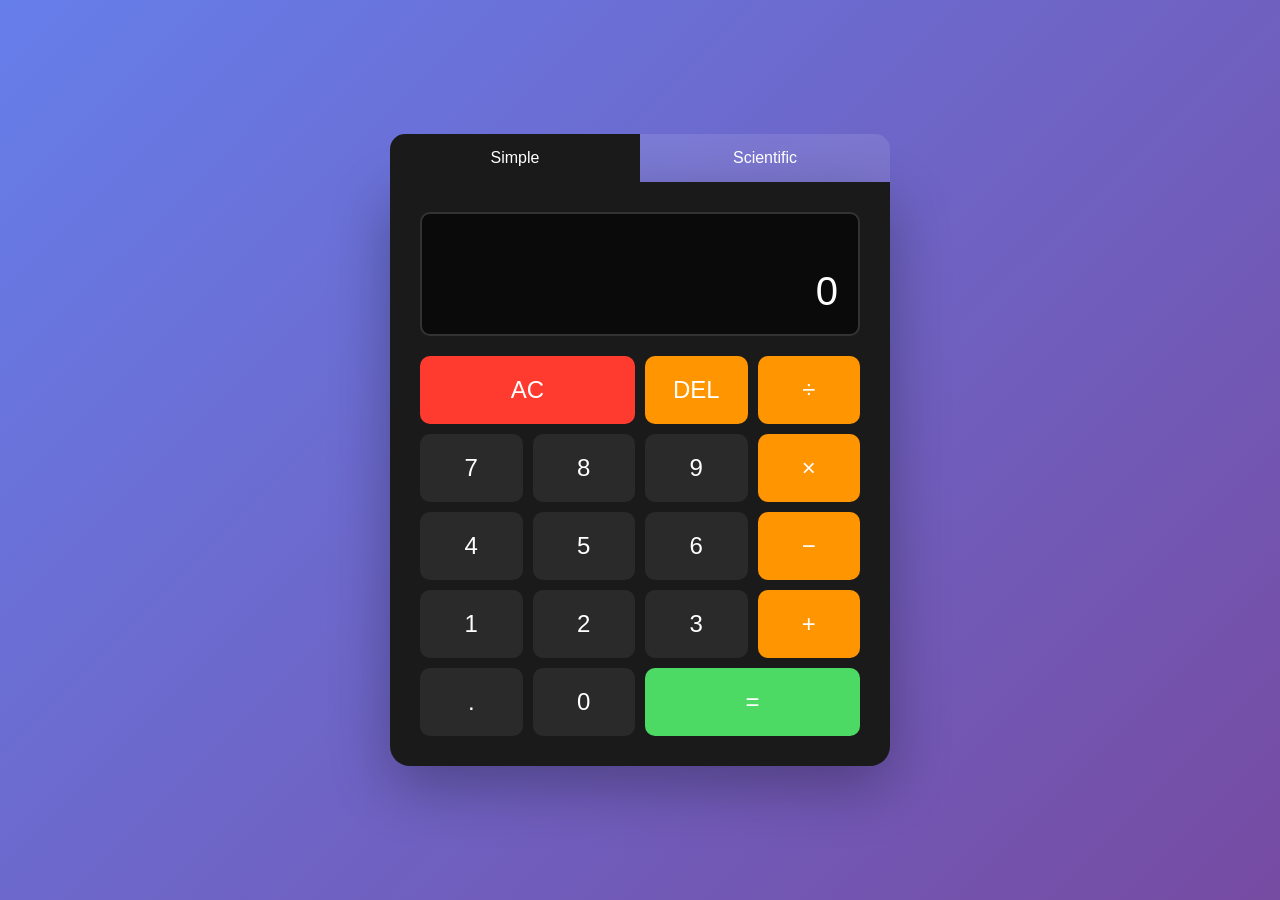
<file: digital-calculator/idex.html>
<!DOCTYPE html>
<html lang="en">
<head>
    <meta charset="UTF-8">
    <meta name="viewport" content="width=device-width, initial-scale=1.0">
    <title>Digital Calculator</title>
    <link rel="stylesheet" href="style.css">
</head>
<body>
    <div class="calculator-container">
        <div class="mode-switcher">
            <button class="mode-btn active" id="simpleMode">Simple</button>
            <button class="mode-btn" id="scientificMode">Scientific</button>
        </div>
        
        <div class="calculator">
            <div class="calculator-display">
                <div class="previous-operand" id="previousOperand"></div>
                <div class="current-operand" id="currentOperand">0</div>
            </div>
            
            <!-- Simple Calculator -->
            <div class="calculator-buttons simple-calculator" id="simpleCalculator">
                <button class="btn span-two" data-action="clear">AC</button>
                <button class="btn" data-action="delete">DEL</button>
                <button class="btn operator" data-operation="divide">÷</button>
                
                <button class="btn number" data-number="7">7</button>
                <button class="btn number" data-number="8">8</button>
                <button class="btn number" data-number="9">9</button>
                <button class="btn operator" data-operation="multiply">×</button>
                
                <button class="btn number" data-number="4">4</button>
                <button class="btn number" data-number="5">5</button>
                <button class="btn number" data-number="6">6</button>
                <button class="btn operator" data-operation="subtract">−</button>
                
                <button class="btn number" data-number="1">1</button>
                <button class="btn number" data-number="2">2</button>
                <button class="btn number" data-number="3">3</button>
                <button class="btn operator" data-operation="add">+</button>
                
                <button class="btn number" data-number=".">.</button>
                <button class="btn number" data-number="0">0</button>
                <button class="btn span-two equals" data-action="equals">=</button>
            </div>
            
            <!-- Scientific Calculator -->
            <div class="calculator-buttons scientific-calculator hidden" id="scientificCalculator">
                <button class="btn span-two" data-action="clear">AC</button>
                <button class="btn" data-action="delete">DEL</button>
                <button class="btn operator" data-operation="divide">÷</button>
                
                <button class="btn scientific" data-function="sin">sin</button>
                <button class="btn scientific" data-function="cos">cos</button>
                <button class="btn scientific" data-function="tan">tan</button>
                <button class="btn operator" data-operation="multiply">×</button>
                
                <button class="btn scientific" data-function="ln">ln</button>
                <button class="btn scientific" data-function="log">log</button>
                <button class="btn scientific" data-function="sqrt">√</button>
                <button class="btn operator" data-operation="subtract">−</button>
                
                <button class="btn scientific" data-function="pow2">x²</button>
                <button class="btn scientific" data-function="pow">xʸ</button>
                <button class="btn scientific" data-function="pi">π</button>
                <button class="btn operator" data-operation="add">+</button>
                
                <button class="btn scientific" data-function="factorial">n!</button>
                <button class="btn scientific" data-function="reciprocal">1/x</button>
                <button class="btn scientific" data-function="percent">%</button>
                <button class="btn equals" data-action="equals">=</button>
                
                <button class="btn number" data-number="7">7</button>
                <button class="btn number" data-number="8">8</button>
                <button class="btn number" data-number="9">9</button>
                <button class="btn scientific" data-function="exp">eˣ</button>
                
                <button class="btn number" data-number="4">4</button>
                <button class="btn number" data-number="5">5</button>
                <button class="btn number" data-number="6">6</button>
                <button class="btn scientific" data-function="abs">|x|</button>
                
                <button class="btn number" data-number="1">1</button>
                <button class="btn number" data-number="2">2</button>
                <button class="btn number" data-number="3">3</button>
                <button class="btn scientific" data-function="negate">±</button>
                
                <button class="btn number" data-number=".">.</button>
                <button class="btn number" data-number="0">0</button>
                <button class="btn scientific" data-function="ans">Ans</button>
                <button class="btn scientific" data-function="e">e</button>
            </div>
        </div>
    </div>
    
    <script src="script.js"></script>
</body>
</html>
</file>
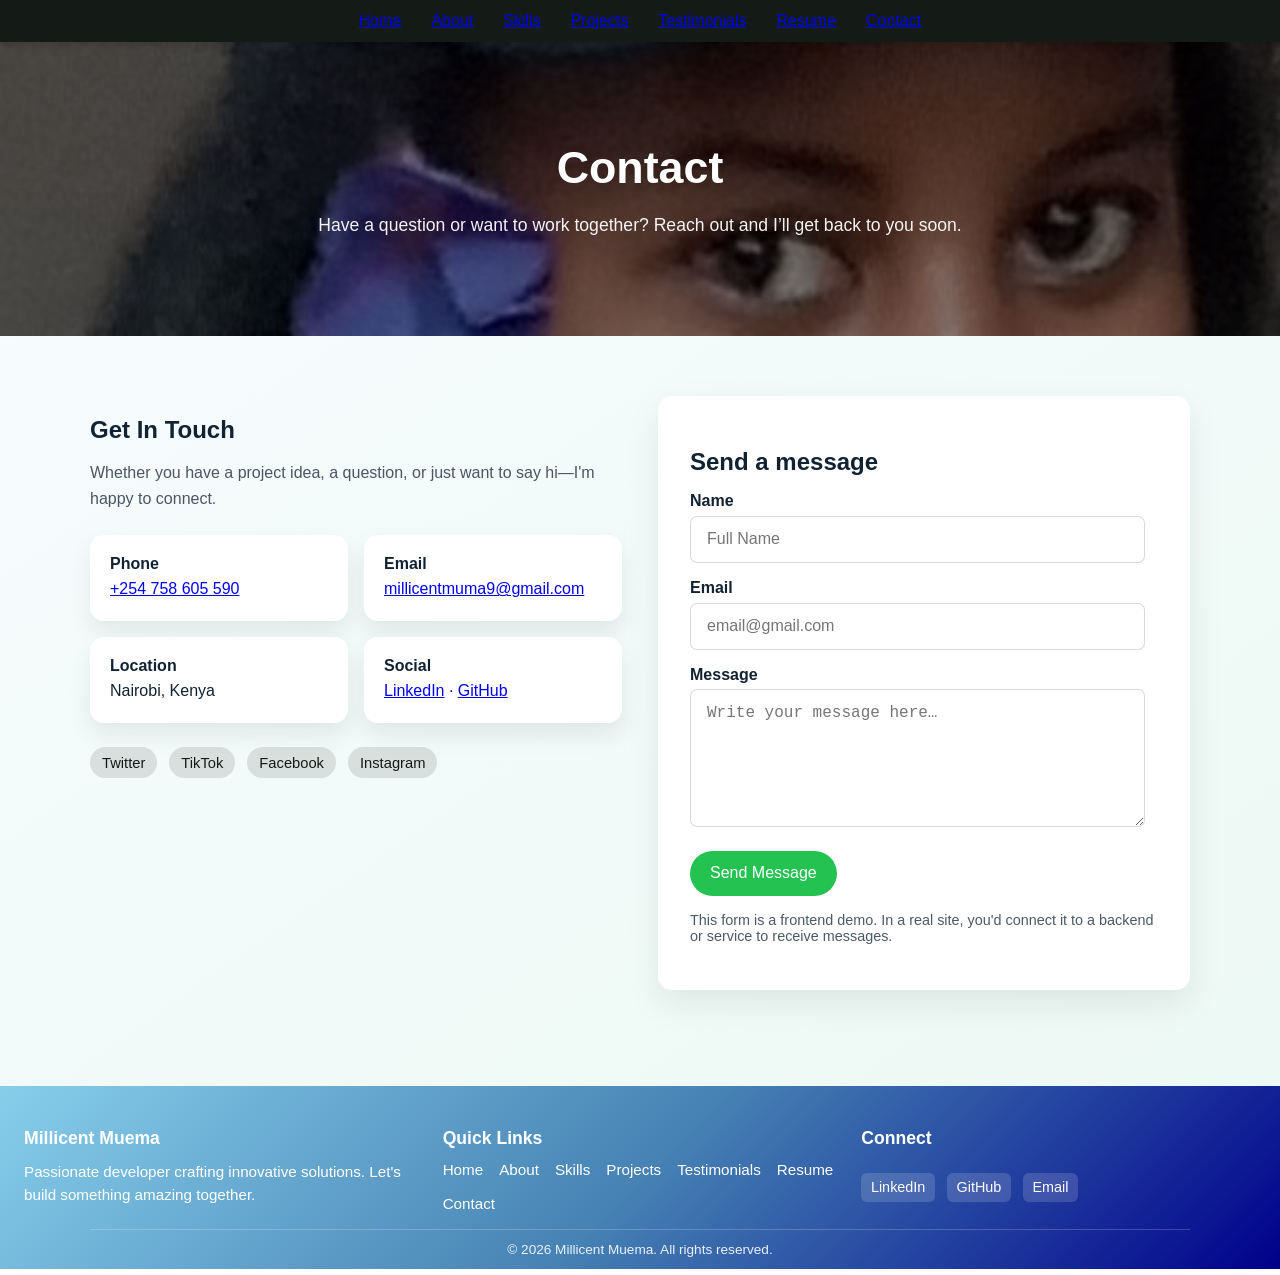
<file: PORTFOLIO/contact.html>
<!DOCTYPE html>
<html lang="en">
<head>
    <meta charset="UTF-8">
    <meta name="viewport" content="width=device-width, initial-scale=1.0">
    <title>Contact</title>
    <link rel="stylesheet" href="style.css">
</head>
<body>
    <nav>
  <ul>
    <li><a href="/PORTFOLIO/index.html">Home</a></li>
    <li><a href="/PORTFOLIO/about.html">About</a></li>
    <li><a href="/PORTFOLIO/skills.html">Skills</a></li>
    <li><a href="/PORTFOLIO/projects.html">Projects</a></li>
    <li><a href="/PORTFOLIO/testimonials.html">Testimonials</a></li>
    <li><a href="/PORTFOLIO/resume.html">Resume</a></li>
    <li><a href="/PORTFOLIO/contact.html">Contact</a></li>
  </ul>
</nav>
    <header class="contact-hero">
      <div class="hero-overlay"></div>
      <div class="hero-content">
        <h1>Contact</h1>
        <p>Have a question or want to work together? Reach out and I’ll get back to you soon.</p>
      </div>
    </header>

    <main class="contact-main">
      <div class="contact-grid">
        <section class="contact-info">
          <h2>Get In Touch</h2>
          <p class="lead">Whether you have a project idea, a question, or just want to say hi—I'm happy to connect.</p>

          <div class="info-cards">
            <div class="info-card">
              <h3>Phone</h3>
              <p><a href="tel:+254758605590">+254 758 605 590</a></p>
            </div>
            <div class="info-card">
              <h3>Email</h3>
              <p><a href="mailto:millicentmuma9@gmail.com">millicentmuma9@gmail.com</a></p>
            </div>
            <div class="info-card">
              <h3>Location</h3>
              <p>Nairobi, Kenya</p>
            </div>
            <div class="info-card">
              <h3>Social</h3>
              <p><a href="https://www.linkedin.com/in/millicent-muema-272684330" target="_blank">LinkedIn</a> · <a href="https://github.com/m-i-l-l-y" target="_blank">GitHub</a></p>
            </div>
          </div>

          <div class="social-links">
            <a class="social" href="https://twitter.com/millicentmuma" target="_blank">Twitter</a>
            <a class="social" href="https://www.tiktok.com/@milly_4173?_r=1&_t=ZS-94d3EIvZW5d" target="_blank">TikTok</a>
            <a class="social" href="https://www.facebook.com/profile.php?id=61575901468228" target="_blank">Facebook</a>
            <a class="social" href="https://www.instagram.com/mireina_3" target="_blank">Instagram</a>
          </div>
        </section>

        <section class="contact-form">
          <h2>Send a message</h2>
          <form>
            <label for="name">Name</label>
            <input id="name" type="text" placeholder="Full Name" required>

            <label for="email">Email</label>
            <input id="email" type="email" placeholder="email@gmail.com" required>

            <label for="message">Message</label>
            <textarea id="message" rows="6" placeholder="Write your message here…" required></textarea>

            <button type="submit" class="btn">Send Message</button>
          </form>
          <p class="form-note">This form is a frontend demo. In a real site, you'd connect it to a backend or service to receive messages.</p>
        </section>
      </div>
    </main>

    <footer class="footer">
      <div class="footer-content">
        <div class="footer-section">
          <h3>Millicent Muema</h3>
          <p>Passionate developer crafting innovative solutions. Let's build something amazing together.</p>
        </div>
        <div class="footer-section">
          <h3>Quick Links</h3>
          <ul>
            <li><a href="index.html">Home</a></li>
            <li><a href="about.html">About</a></li>
            <li><a href="skills.html">Skills</a></li>
            <li><a href="projects.html">Projects</a></li>
            <li><a href="testimonials.html">Testimonials</a></li>
            <li><a href="resume.html">Resume</a></li>
            <li><a href="contact.html">Contact</a></li>
          </ul>
        </div>
        <div class="footer-section">
          <h3>Connect</h3>
          <div class="social-links">
            <a href="https://www.linkedin.com/in/millicent-muema-272684330" target="_blank">LinkedIn</a>
            <a href="https://github.com/m-i-l-l-y" target="_blank">GitHub</a>
            <a href="mailto:millicentmuma9@gmail.com">Email</a>
          </div>
        </div>
      </div>
      <div class="footer-bottom">
        <p>&copy; 2026 Millicent Muema. All rights reserved.</p>
      </div>
    </footer>

</body>
</html>
</file>
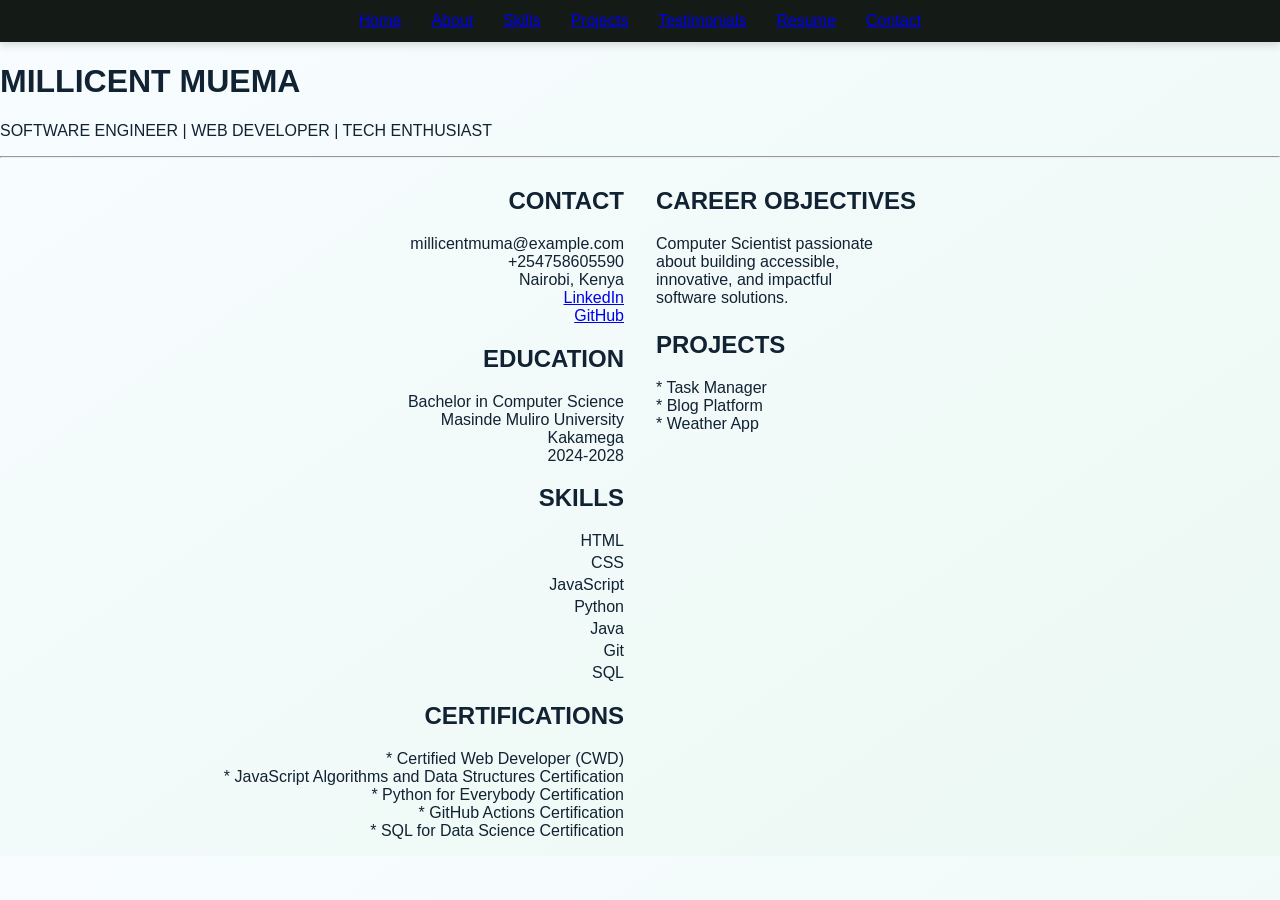
<file: PORTFOLIO/resume.html>
<!DOCTYPE html>
<html lang="en">
<head>
    <meta charset="UTF-8">
    <meta name="viewport" content="width=device-width, initial-scale=1.0">
    <title>My Resume</title>
    <link rel="stylesheet" href="style.css">
</head>
<body>
   <nav>
  <ul>
    <li><a href="/PORTFOLIO/index.html">Home</a></li>
    <li><a href="/PORTFOLIO/about.html">About</a></li>
    <li><a href="/PORTFOLIO/skills.html">Skills</a></li>
    <li><a href="/PORTFOLIO/projects.html">Projects</a></li>
    <li><a href="/PORTFOLIO/testimonials.html">Testimonials</a></li>
    <li><a href="/PORTFOLIO/resume.html">Resume</a></li>
    <li><a href="/PORTFOLIO/contact.html">Contact</a></li>
  </ul>
</nav>
   
    
   <div>
    <h1>
        MILLICENT MUEMA
    </h1>
    <P>
        SOFTWARE ENGINEER | WEB DEVELOPER | TECH ENTHUSIAST
    </P>
   <hr style="font-size: large;">
   <div class="columns">
       <div class="left-col">
           <div class="contact-block">
               <h2>CONTACT</h2>
               <p class="contact-info">
                   millicentmuma@example.com <br>
                   +254758605590 <br>
                   Nairobi, Kenya <br>
                   <a href="https://www.linkedin.com/in/millicent-muema-272684330" target="_blank">LinkedIn</a> <br>
                   <a href="https://github.com/m-i-l-l-y" target="_blank">GitHub</a>
               </p>
           </div>
           <div class="education-block">
               <h2>EDUCATION</h2>
               <p>Bachelor in Computer Science <br>
               Masinde Muliro University <br>
               Kakamega <br>
               2024-2028</p>
           </div>
           <div class="skills-block">
               <h2>SKILLS</h2>
               <ul>
                   <li>HTML</li>
                   <li>CSS</li>
                   <li>JavaScript</li>
                   <li>Python</li>
                   <li>Java</li>
                   <li>Git</li>
                   <li>SQL</li>
               </ul>
           </div>
           <div class="certifications-block">
               <h2>CERTIFICATIONS</h2>
               <p>
                   * Certified Web Developer (CWD) <br>
                   * JavaScript Algorithms and Data Structures Certification <br>
                   * Python for Everybody Certification <br>
                   * GitHub Actions Certification <br>
                   * SQL for Data Science Certification
               </p>
           </div>
       </div>
       <div class="right-col">
           <div class="career-block">
               <h2>CAREER OBJECTIVES</h2>
               <p>
                   Computer Scientist passionate <br>
                   about building accessible, <br>
                   innovative, and impactful <br>
                   software solutions.
               </p>
           </div>
           <div>
            <h2>PROJECTS</h2>
            <P>
                * Task Manager <br>
                * Blog Platform <br>
                * Weather App
            </P>
           </div>
       </div>
   </div>

</body>
</html>
</file>
<file: digital-calculator/style.css>
* {
    margin: 0;
    padding: 0;
    box-sizing: border-box;
}

body {
    font-family: 'Segoe UI', Tahoma, Geneva, Verdana, sans-serif;
    background: linear-gradient(135deg, #667eea 0%, #764ba2 100%);
    min-height: 100vh;
    display: flex;
    justify-content: center;
    align-items: center;
    padding: 20px;
}

.calculator-container {
    width: 100%;
    max-width: 500px;
}

.mode-switcher {
    display: flex;
    background: rgba(255, 255, 255, 0.1);
    border-radius: 15px 15px 0 0;
    overflow: hidden;
    margin-bottom: 0;
}

.mode-btn {
    flex: 1;
    background: transparent;
    border: none;
    color: #fff;
    padding: 15px;
    cursor: pointer;
    font-size: 1rem;
    transition: all 0.3s ease;
    font-weight: 500;
}

.mode-btn:hover {
    background: rgba(255, 255, 255, 0.1);
}

.mode-btn.active {
    background: #1a1a1a;
    color: #fff;
}

.calculator {
    background: #1a1a1a;
    border-radius: 0 0 20px 20px;
    box-shadow: 0 20px 60px rgba(0, 0, 0, 0.3);
    padding: 30px;
    width: 100%;
    max-width: 500px;
    margin: 0 auto;
}

.calculator-display {
    background: #0a0a0a;
    border-radius: 10px;
    padding: 20px;
    margin-bottom: 20px;
    text-align: right;
    border: 2px solid #333;
}

.previous-operand {
    color: #666;
    font-size: 1.2rem;
    margin-bottom: 10px;
    min-height: 25px;
}

.current-operand {
    color: #fff;
    font-size: 2.5rem;
    font-weight: 300;
    word-wrap: break-word;
    word-break: break-all;
}

.calculator-buttons {
    display: grid;
    gap: 10px;
}

.simple-calculator {
    grid-template-columns: repeat(4, 1fr);
}

.scientific-calculator {
    grid-template-columns: repeat(4, 1fr);
}

.hidden {
    display: none;
}

.btn {
    background: #333;
    border: none;
    border-radius: 10px;
    color: #fff;
    cursor: pointer;
    font-size: 1.5rem;
    padding: 20px;
    transition: all 0.2s ease;
    position: relative;
    overflow: hidden;
}

.btn:hover {
    background: #444;
    transform: translateY(-2px);
    box-shadow: 0 5px 15px rgba(0, 0, 0, 0.3);
}

.btn:active {
    transform: translateY(0);
    box-shadow: 0 2px 5px rgba(0, 0, 0, 0.3);
}

.btn.number {
    background: #2a2a2a;
}

.btn.number:hover {
    background: #3a3a3a;
}

.btn.operator {
    background: #ff9500;
}

.btn.operator:hover {
    background: #ffad33;
}

.btn.scientific {
    background: #5856d6;
    font-size: 1.2rem;
}

.btn.scientific:hover {
    background: #7a78eb;
}

.btn[data-action="clear"] {
    background: #ff3b30;
}

.btn[data-action="clear"]:hover {
    background: #ff6b60;
}

.btn[data-action="delete"] {
    background: #ff9500;
}

.btn[data-action="delete"]:hover {
    background: #ffad33;
}

.btn.equals {
    background: #4cd964;
}

.btn.equals:hover {
    background: #5ed867;
}

.span-two {
    grid-column: span 2;
}

/* Ripple effect */
.btn::before {
    content: '';
    position: absolute;
    top: 50%;
    left: 50%;
    width: 0;
    height: 0;
    border-radius: 50%;
    background: rgba(255, 255, 255, 0.5);
    transform: translate(-50%, -50%);
    transition: width 0.6s, height 0.6s;
}

.btn:active::before {
    width: 300px;
    height: 300px;
}

/* Responsive design */
@media (max-width: 480px) {
    .calculator-container {
        max-width: 100%;
        margin: 10px;
    }
    
    .calculator {
        padding: 20px;
        margin: 0;
    }
    
    .calculator-display {
        padding: 15px;
    }
    
    .current-operand {
        font-size: 2rem;
    }
    
    .btn {
        padding: 15px;
        font-size: 1.2rem;
    }
    
    .btn.scientific {
        font-size: 1rem;
    }
}

/* Dark mode animations */
@keyframes fadeIn {
    from {
        opacity: 0;
        transform: translateY(20px);
    }
    to {
        opacity: 1;
        transform: translateY(0);
    }
}

.calculator {
    animation: fadeIn 0.5s ease-out;
}

/* Button press animation */
.btn.pressed {
    transform: scale(0.95);
    transition: transform 0.1s ease;
}

/* Error state */
.calculator-display.error .current-operand {
    color: #ff3b30;
    animation: shake 0.5s;
}

@keyframes shake {
    0%, 100% { transform: translateX(0); }
    25% { transform: translateX(-5px); }
    75% { transform: translateX(5px); }
}
</file>
<file: PORTFOLIO/style.css>
body {
    font-family: 'Segoe UI', Tahoma, Geneva, Verdana, sans-serif;
    margin: 0;
    padding: 0;
    background: linear-gradient(145deg, #f8fcff, #ecf9f3);
    color: #112233;
}

header {
    background-color: #333;
    color: white;
    text-align: center;
}
nav {
    position: sticky;
    top: 0;
    z-index: 100;
    background-color: #141b16;
    padding: 12px 20px;
    box-shadow: 0 3px 8px rgba(0,0,0,0.15);
}
nav ul {
    list-style-type: none;
    margin: 0;
    padding: 0;
    display: flex;
    justify-content: center;
}
nav ul li {
    margin: 0 15px;
}

.about-page {
    max-width: 1080px;
    margin: 2rem auto 1.5rem;
    padding: 0 1.25rem;
}

.about-hero {
    display: grid;
    grid-template-columns: 1fr auto;
    align-items: center;
    gap: 1.5rem;
    padding: 1.75rem;
    border-radius: 15px;
    background: linear-gradient(135deg, #f2f8ff, #e3f7ed);
    border: 1px solid rgba(36, 195, 81, 0.25);
    box-shadow: 0 16px 35px rgba(0, 0, 0, 0.08);
}

.about-hero h1 {
    font-size: clamp(1.7rem, 2.5vw, 2.4rem);
    margin: 0 0 0.85rem;
    color: #0f2e3f;
}

.hero-text p {
    margin-bottom: 1rem;
    line-height: 1.65;
    color: #224b62;
}

.hero-badges {
    display: flex;
    flex-wrap: wrap;
    gap: 0.6rem;
    list-style: none;
    padding: 0;
    margin: 0;
}

.hero-badges li {
    background: #ffffff;
    border: 1px solid #b5d7c6;
    color: #0f4f3d;
    border-radius: 999px;
    padding: 0.25rem 0.75rem;
    font-size: 0.86rem;
    font-weight: 600;
}

.hero-image-wrapper {
    width: min(216px, 100%);
}

.profile-img {
    width: 100%;
    height: auto;
    border-radius: 16px;
    border: 4px solid #24c351;
    box-shadow: 0 10px 24px rgba(0, 0, 0, 0.22);
}

.about-section {
    margin-top: 1.9rem;
    background: #ffffff;
    border-radius: 14px;
    padding: 1.2rem 1.15rem;
    border: 1px solid #d0e8dd;
}

.about-section h2 {
    color: #24c351;
    font-size: 1.3rem;
    margin-bottom: 0.75rem;
    letter-spacing: 0.03em;
    text-transform: uppercase;
}

.about-experience .experience-grid {
    display: grid;
    grid-template-columns: repeat(auto-fit, minmax(220px, 1fr));
    gap: 1rem;
}

.experience-card {
    background: #f8fffb;
    border: 1px solid #cde9d6;
    border-radius: 12px;
    padding: 0.95rem;
    box-shadow: 0 8px 18px rgba(0, 0, 0, 0.06);
}

.experience-card h3 {
    margin: 0 0 0.4rem;
    font-size: 1rem;
    color: #1c5d44;
}

.experience-card p {
    margin: 0;
    color: #35515e;
    line-height: 1.5;
}

.about-progress .progress-group {
    margin-bottom: 0.8rem;
}

.about-progress .progress-group span {
    display: block;
    font-weight: 600;
    margin-bottom: 0.3rem;
    color: #1b513f;
}

.progress {
    width: 100%;
    height: 13px;
    background: #e8f5ee;
    border-radius: 999px;
    overflow: hidden;
}

.progress-bar {
    height: 100%;
    background: linear-gradient(90deg, #24c351, #0f8b4b);
    border-radius: 999px;
    text-align: right;
    color: white;
    font-size: 0.76rem;
    font-weight: 700;
    line-height: 13px;
    padding-right: 0.4rem;
}

.p-95 { width: 95%; }
.p-90 { width: 90%; }
.p-88 { width: 88%; }
.p-80 { width: 80%; }
.about-section p {
    line-height: 1.7;
    color: #2b3f4f;
    margin: 0.5rem 0;
}

.about-skills ul {
    list-style: none;
    margin: 0;
    padding: 0;
    display: grid;
    grid-template-columns: repeat(auto-fit, minmax(180px, 1fr));
    gap: 0.8rem;
}

.about-skills li {
    background: #effbf2;
    color: #1f5848;
    border-radius: 10px;
    padding: 0.65rem 0.8rem;
    border: 1px solid #cde9d6;
    font-weight: 600;
}

.footer {
    margin-top: 2rem;
}

@media (max-width: 900px) {
    .about-hero {
        grid-template-columns: 1fr;
    }
    .hero-image-wrapper {
        justify-self: center;
    }
}

html {
    scroll-behavior: smooth;
}

.page-section {
    scroll-margin-top: 90px;
    padding-top: 1rem;
    margin-top: -1rem;
    padding-bottom: 1.5rem;
    transition: background-color 0.3s ease;
}

.page-section:nth-of-type(odd) {
    background: #f9fcff;
}

.page-section:nth-of-type(even) {
    background: #ebf8f2;
}

.page-section h2,
.page-section h3 {
    color: #0e5e37;
    margin-bottom: 0.8rem;
}

.page-section .container,
.page-section .info-cards,
.page-section .contact-grid {
    max-width: 1100px;
    margin: 0 auto;
}

.card {
  transition: transform 0.3s ease, box-shadow 0.3s ease;
}

.card:hover {
  transform: scale(1.05); 
  box-shadow: 0 8px 20px rgba(0, 0, 0, 0.2); 
}




@keyframes borderChange {
    0%   { border-color: #24c351; }
    25%  { border-color: #333; }
    50%  { border-color: #24c351; }
    75%  { border-color: #333; }
    100% { border-color: #24c351; }
}
.profile-img {
    display: block;
    margin: 20px auto;
    width: 280px;
    height: 550px;
    object-fit: cover;  
    object-position: center; 
    border-radius: 0;
    border: 5px solid transparent;
    box-sizing: border-box;
}



@keyframes rotateAnim {
    from { transform: rotate(0deg); }
    to   { transform: rotate(360deg); }
}

.columns {
    display: flex;
    align-items: flex-start;
    gap: 2rem;
   
    flex-wrap: nowrap;
}
.left-col { width: 50%; text-align: right; }
.right-col { width: 50%; }
.right-col > div { margin-bottom: 1.5rem; }


.contact-block {
   
    width: 100%;
    text-align: inherit;
}
.contact-block .contact-info {
    text-align: right; 
}

.skills-block ul {
    list-style: none;
    margin: 0;
    padding: 0;
}
.skills-block li {
    margin-bottom: 0.25rem;
}


.contact-hero {
    position: relative;
    padding: 100px 1.5rem 80px;
    background: url("images/milly.jpg") center/cover no-repeat;
    color: white;
    text-align: center;
}

.hero-overlay {
    position: absolute;
    inset: 0;
    background: rgba(0, 0, 0, 0.45);
}

.hero-content {
    position: relative;
    max-width: 820px;
    margin: 0 auto;
}

.contact-hero h1 {
    font-size: 2.8rem;
    margin: 0 0 0.5rem;
}

.contact-hero p {
    font-size: 1.1rem;
    opacity: 0.95;
    line-height: 1.6;
}

.contact-main {
    max-width: 1100px;
    margin: 0 auto;
    padding: 60px 1.5rem 80px;
}

.contact-grid {
    display: grid;
    grid-template-columns: 1fr 1fr;
    gap: 2.25rem;
    align-items: start;
}

@media (max-width: 900px) {
    .contact-grid {
        grid-template-columns: 1fr;
    }
}

.contact-info h2,
.contact-form h2 {
    margin-bottom: 0.75rem;
}

.lead {
    color: #4b5563;
    margin-bottom: 1.5rem;
    line-height: 1.6;
}

.info-cards {
    display: grid;
    grid-template-columns: repeat(2, minmax(0, 1fr));
    gap: 1rem;
}

@media (max-width: 640px) {
    .info-cards {
        grid-template-columns: 1fr;
    }
}

.info-card {
    background: #ffffff;
    padding: 1.25rem 1.25rem;
    border-radius: 14px;
    box-shadow: 0 12px 24px rgba(0, 0, 0, 0.08);
}

.info-card h3 {
    margin: 0 0 0.25rem;
    font-size: 1rem;
}

.info-card p {
    margin: 0;
    line-height: 1.5;
}

.social-links {
    display: flex;
    flex-wrap: wrap;
    gap: 0.75rem;
    margin-top: 1.5rem;
}

.social-links .social {
    display: inline-block;
    padding: 0.45rem 0.75rem;
    border-radius: 999px;
    background: rgba(20, 27, 22, 0.12);
    color: #141b16;
    text-decoration: none;
    font-size: 0.92rem;
    transition: background 0.2s ease;
}

.social-links .social:hover {
    background: rgba(20, 27, 22, 0.22);
}

.contact-form {
    background: #ffffff;
    padding: 2rem;
    border-radius: 14px;
    box-shadow: 0 14px 35px rgba(0, 0, 0, 0.08);
}

.contact-form label {
    display: block;
    margin: 1rem 0 0.35rem;
    font-weight: 600;
}

.contact-form input,
.contact-form textarea {
    width: 90%;
    padding: 0.85rem 1rem;
    border-radius: 7px;
    border: 1px solid rgba(0, 0, 0, 0.15);
    font-size: 1rem;
    transition: border-color 0.2s ease, box-shadow 0.2s ease;
}

.contact-form input:focus,
.contact-form textarea:focus {
    outline: none;
    border-color: #24c351;
    box-shadow: 0 0 0 4px rgba(36, 195, 81, 0.18);
}

.btn {
    display: inline-block;
    background: #24c351;
    color: white;
    border: none;
    padding: 0.85rem 1.25rem;
    border-radius: 999px;
    font-size: 1rem;
    cursor: pointer;
    margin-top: 1.25rem;
    transition: transform 0.2s ease, background 0.2s ease;
}

.btn:hover {
    background: #1e9a47;
    transform: translateY(-1px);
}

.cta-button {
    font-weight: 700;
    padding: 0.95rem 1.3rem;
    box-shadow: 0 8px 20px rgba(0,0,0,0.2);
    background-color: #24c351 !important;
    color: #fff !important;
    border-radius: 999px;
    text-decoration: none;
    border: 1px solid #1a8f42;
}

.cta-button:hover {
    background: #1a8f42 !important;
    color: #fff !important;
}


.form-note {
    margin-top: 1rem;
    font-size: 0.9rem;
    opacity: 0.75;
}


.footer {
    background: linear-gradient(135deg, #87CEEB 0%, #4682B4 50%, #00008B 100%);
    color: #ffffff;
    padding: 1.5rem 1.5rem 0.75rem;
    margin-top: 1rem;
}

.footer-content {
    max-width: 1300px;
    margin: 0 auto;
    display: grid;
    grid-template-columns: repeat(auto-fit, minmax(250px, 1fr));
    gap: 1.5rem;
    margin-bottom: 1rem;
}

.footer-section h3 {
    margin-bottom: 0.75rem;
    font-size: 1.1rem;
    color: #ffffff;
}

.footer-section p {
    line-height: 1.5;
    margin: 0;
    font-size: 0.95rem;
}

.footer-section ul {
    list-style: none;
    padding: 0;
    margin: 0;
    display: flex;        
    flex-wrap: wrap;        
    gap: 1rem;              
}

.footer-section ul li {
    margin: 0;             
}



.footer-section ul li a {
    color: #ffffff;
    text-decoration: none;
    transition: color 0.2s ease;
    font-size: 0.95rem;
}

.footer-section ul li a:hover {
    color: #FFD700;
}

.social-links {
    display: flex;
    flex-wrap: wrap;
    gap: 0.75rem;
}

.social-links a {
    color: #ffffff;
    text-decoration: none;
    padding: 0.4rem 0.6rem;
    border-radius: 6px;
    background: rgba(255, 255, 255, 0.15);
    transition: background 0.2s ease;
    font-size: 0.9rem;
}

.social-links a:hover {
    background: rgba(255, 215, 0, 0.3);
}

.footer-bottom {
    border-top: 1px solid rgba(255, 255, 255, 0.2);
    padding-top: 0.75rem;
    text-align: center;
    max-width: 1100px;
    margin: 0 auto;
}

.footer-bottom p {
    margin: 0;
    font-size: 0.85rem;
    opacity: 0.9;
}


.intro-section {
    display: flex;             
    align-items: center;       
    justify-content: flex-start;
    gap: 15px;                 
    margin: 20px auto;
    max-width: 1000px;
}

.intro-image {
    flex: 0 0 auto;           
}

.intro-text {
    flex: 1;                  
    padding: 10px;
}


.skills-list {
    display: grid;
    grid-template-columns: repeat(2, 1fr); 
    column-gap: 10px;   
    row-gap: 15px;      
    list-style: none;
    padding: 0;
    margin: 20px 0;
}

.skills-list li {
    display: flex;
    align-items: center;
    font-size: 18px;
}

.skills-list img {
    width: 40px;
    height: 40px;
    margin-right: 8px; 
}
</file>
